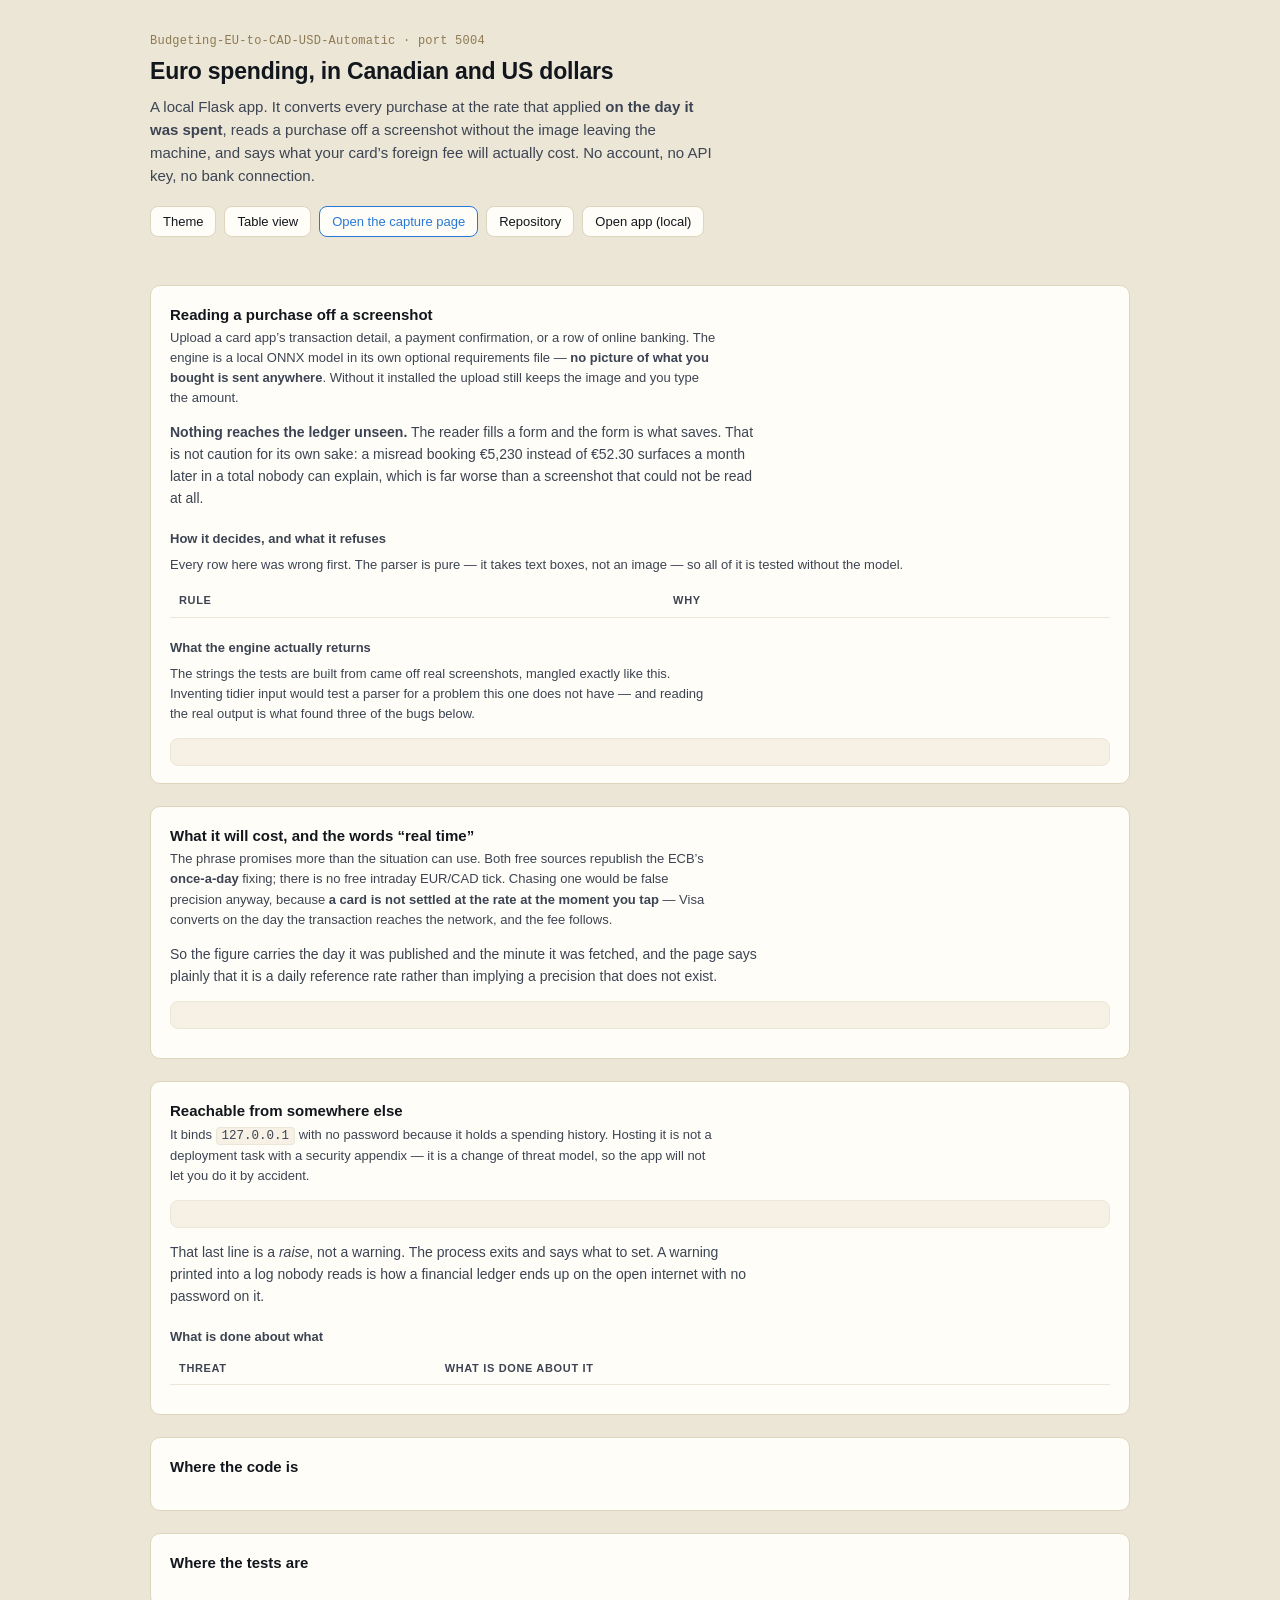
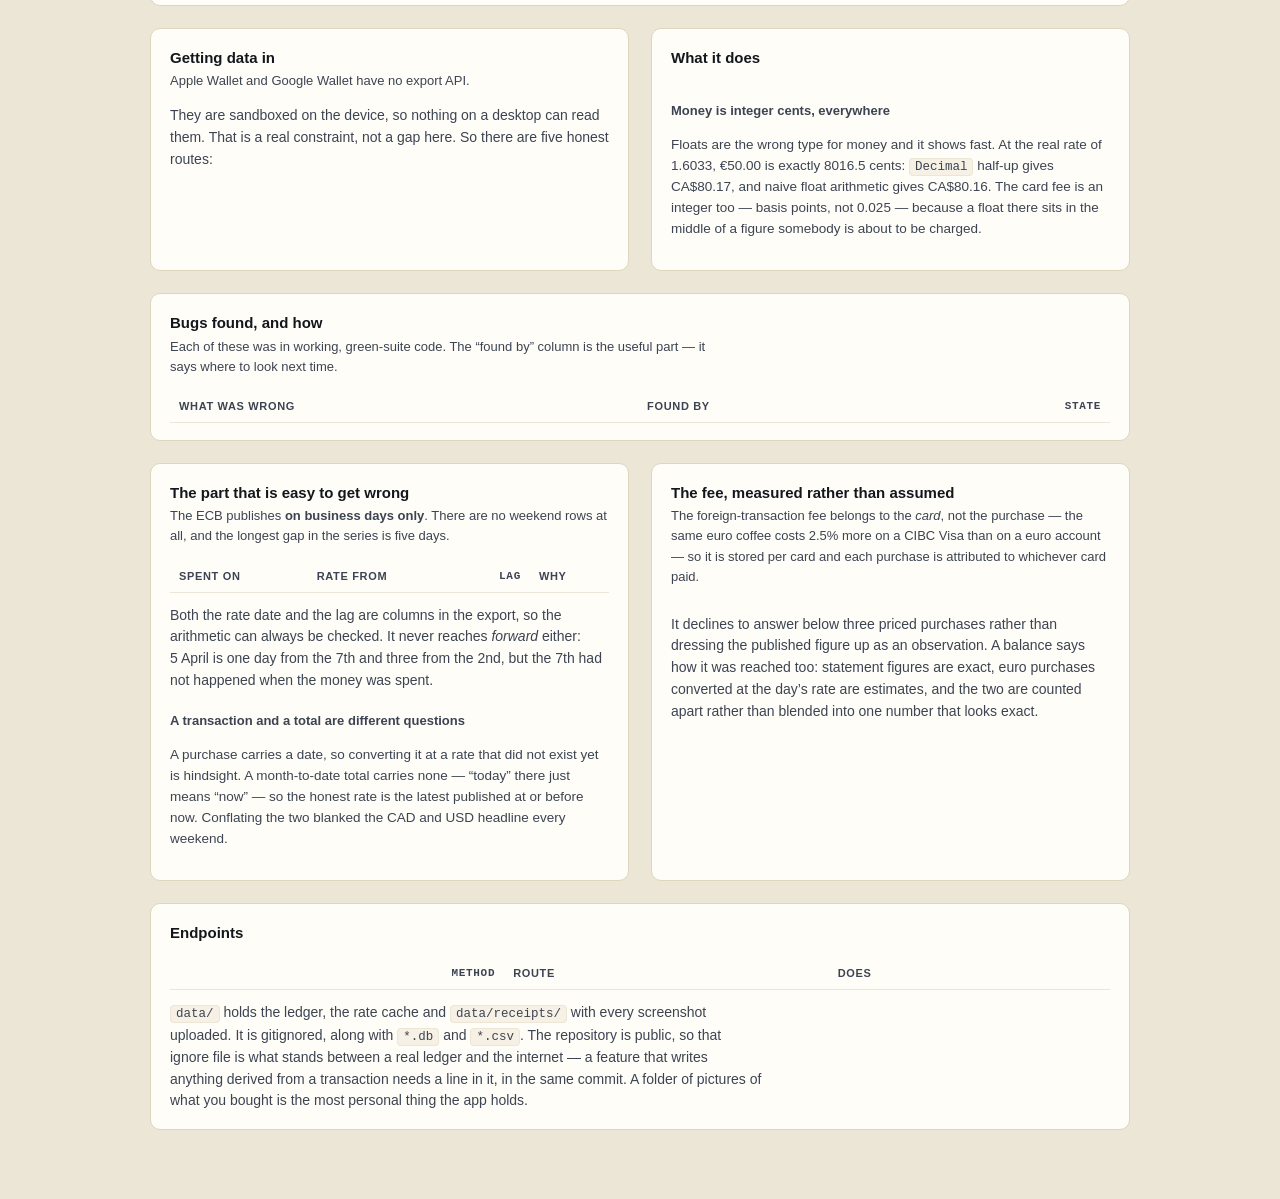
<file: docs/index.html>
<!DOCTYPE html>
<html lang="en">
<head>
<meta charset="utf-8">
<meta name="viewport" content="width=device-width, initial-scale=1">
<title>Wallet — euro spending in CAD and USD — overview</title>
<meta name="description" content="A local Flask app that converts euro spending at the rate that applied on the day it was spent, reads a purchase off a screenshot without the image leaving the machine, and measures what a card's foreign transaction fee actually costs.">
<meta property="og:title" content="Wallet — euro spending in Canadian and US dollars">
<!-- No count in here. A figure typed into a meta tag is one nothing on the
     page derives, so it is the first thing to go stale -- this one named a
     test count the suite had passed twice over. -->
<meta property="og:description" content="Fully covered by tests. Reads a purchase off a screenshot locally, without the image leaving the machine, and never records one unseen.">
<meta property="og:type" content="website">
<style>
/* The warm surface this family of pages uses. The marks on top come from the
 * validated palette and were re-run against *this* surface, because contrast
 * only means anything against the colour the chart actually sits on:
 *
 *   series  #2a78d6  on #fffdf7   all five checks PASS (light)
 *   series  #3987e5  on #1a1a19   all five checks PASS (dark)
 *   good    #0ca30c  3.30:1
 *   warning #fab219  1.80:1  sub-3:1 BY DESIGN -> always icon + label
 *   crit    #d03b3b  4.72:1
 *
 * Run as a categorical set the status colours fail on #fab219, and are meant
 * to: status is not a categorical palette, and amber is legal only with a
 * glyph and a word beside it. Every use of it here has both.
 *
 * Dark is a selected set stepped for the dark surface, not an inversion. */
.viz-root {
  color-scheme: light;
  --plane:     #ece6d6;
  --surface:   #fffdf7;
  --ink:       #12161d;
  --ink-2:     #3c4453;
  --ink-muted: #8d7a52;
  --grid:      #ece6d6;
  --ring:      #ded5bf;
  --code-bg:   #f6f1e4;
  --series:    #2a78d6;
  --track:     #ece6d6;
  --good:      #0ca30c;
  --warning:   #fab219;
  --critical:  #d03b3b;
}
@media (prefers-color-scheme: dark) {
  :root:where(:not([data-theme="light"])) .viz-root {
    color-scheme: dark;
    --plane: #0d0d0d; --surface: #1a1a19;
    --ink: #ffffff; --ink-2: #c3c2b7; --ink-muted: #898781;
    --grid: #2c2c2a; --ring: #383835; --code-bg: #21201e;
    --series: #3987e5; --track: #2c2c2a;
  }
}
:root[data-theme="dark"] .viz-root {
  color-scheme: dark;
  --plane: #0d0d0d; --surface: #1a1a19;
  --ink: #ffffff; --ink-2: #c3c2b7; --ink-muted: #898781;
  --grid: #2c2c2a; --ring: #383835; --code-bg: #21201e;
  --series: #3987e5; --track: #2c2c2a;
}

* { box-sizing: border-box; }
html, body { margin: 0; }
.viz-root {
  --text: -apple-system, BlinkMacSystemFont, "Segoe UI", Helvetica, Arial, sans-serif;
  --mono: ui-monospace, SFMono-Regular, Menlo, monospace;
  padding: 34px 24px 44px;
  font: 15px/1.55 var(--text);
  background: var(--plane); color: var(--ink);
  min-height: 100vh;
}
main { max-width: 980px; margin: 0 auto; }

.crumb {
  margin: 0 0 6px; font: 400 12px var(--mono); color: var(--ink-muted);
  letter-spacing: .02em;
}
h1 { font-size: 23px; margin: 0 0 5px; letter-spacing: -0.2px; }
.lede { color: var(--ink-2); margin: 0; font-size: 15px; max-width: 68ch; }
.head { display: flex; justify-content: space-between; align-items: flex-start; gap: 18px; flex-wrap: wrap; }
.controls { display: flex; gap: 8px; flex-wrap: wrap; }
button, .btn {
  font: 400 13px var(--text); cursor: pointer; text-decoration: none;
  display: inline-block;
  background: var(--surface); color: var(--ink);
  border: 1px solid var(--ring); border-radius: 8px; padding: 7px 12px;
}
button:hover, .btn:hover { border-color: var(--ink-muted); }
button[aria-pressed="true"] { border-color: var(--series); color: var(--series); }
/* The one action here that works from this page. Border and text in the
   series colour rather than a filled block: that is the pairing the palette
   was validated for, and it is already this page's idiom for a button that
   is on. */
.btn.primary { border-color: var(--series); color: var(--series); }

/* ------------------------------------------------------------ stat tiles */
/* A bare stat tile is the one form that ships without a hover layer: there is
 * no plot to interrogate, just the figure and what it counts. */
.tiles { display: grid; grid-template-columns: repeat(auto-fit, minmax(156px, 1fr)); gap: 12px; margin: 26px 0 10px; }
.tile { background: var(--surface); border: 1px solid var(--ring); border-radius: 10px; padding: 14px 16px; }
.tile .k { display: block; color: var(--ink-2); font-size: 11px; text-transform: uppercase; letter-spacing: .07em; }
.tile .v { display: block; margin-top: 3px; font: 600 27px/1.12 var(--text); font-variant-numeric: tabular-nums; }
.tile .n { display: block; margin-top: 2px; color: var(--ink-muted); font-size: 12px; }

.note { color: var(--ink-muted); font-size: 13px; max-width: 80ch; margin: 12px 0 0; }

/* ---------------------------------------------------------------- panels */
.panel { background: var(--surface); border: 1px solid var(--ring); border-radius: 10px; padding: 17px 19px; margin-top: 22px; }
.panel h2 { margin: 0 0 2px; font-size: 15px; }
.panel h3 { margin: 20px 0 6px; font-size: 13px; color: var(--ink-2); }
.panel .sub { margin: 0 0 14px; color: var(--ink-2); font-size: 13px; max-width: 76ch; }
.panel p { font-size: 14px; color: var(--ink-2); max-width: 76ch; }
.split { display: grid; grid-template-columns: repeat(auto-fit, minmax(330px, 1fr)); gap: 22px; }

/* Thin marks on a recessive track, 4px rounding on the data end only so the
 * mark stays anchored flat to the baseline it grows from. */
.bars { display: grid; gap: 9px; }
.bar { display: grid; grid-template-columns: 118px 1fr 92px; gap: 12px; align-items: center; }
.bar .lab { font: 400 12.5px var(--mono); color: var(--ink-2); }
.bar .rail { position: relative; height: 12px; background: var(--track); border-radius: 3px; }
.bar .fill { position: absolute; inset: 0 auto 0 0; background: var(--series); border-radius: 0 4px 4px 0; }
.bar .val { text-align: right; font: 500 12px var(--mono); font-variant-numeric: tabular-nums; color: var(--ink); }
.bar:hover .rail { outline: 2px solid var(--ring); outline-offset: 2px; }

/* ----------------------------------------------------------------- table */
table { width: 100%; border-collapse: collapse; }
caption { text-align: left; color: var(--ink-2); font-size: 13px; padding-bottom: 10px; }
th, td { text-align: left; padding: 7px 9px; border-bottom: 1px solid var(--grid); font-size: 13px; vertical-align: top; }
th { color: var(--ink-2); font-size: 11px; text-transform: uppercase; letter-spacing: .06em; }
td.num, th.num { text-align: right; font-family: var(--mono); font-variant-numeric: tabular-nums; }
td.mono { font-family: var(--mono); font-size: 12px; }
tr.total td { border-bottom: none; font-weight: 600; }
[hidden] { display: none !important; }

code { font-family: var(--mono); font-size: 12.5px; background: var(--code-bg); border: 1px solid var(--grid); border-radius: 4px; padding: 1px 5px; }
pre {
  background: var(--code-bg); border: 1px solid var(--grid); border-radius: 8px;
  padding: 13px 15px; overflow-x: auto;
  font: 12.5px/1.7 var(--mono); color: var(--ink); margin: 12px 0 0;
}

/* Numbered steps, reused from the previous version of this page. */
.flow { list-style: none; margin: 12px 0 0; padding: 0; display: grid; gap: 10px; }
.flow li { display: grid; grid-template-columns: 26px 1fr; gap: 10px; font-size: 13.5px; color: var(--ink-2); }
.step {
  font: 500 11px var(--mono); color: var(--series);
  border: 1px solid var(--ring); border-radius: 5px;
  text-align: center; padding: 1px 0; height: 20px;
}

/* Status. Never colour alone: each carries a glyph and a word, which is what
 * makes the sub-3:1 amber legal. */
.flag { display: inline-flex; align-items: center; gap: 5px; font-size: 12px;
        padding: 2px 8px; border: 1px solid var(--ring); border-radius: 999px;
        white-space: nowrap; }
.flag .g { font-family: var(--mono); font-size: 11px; }
.flag.good { color: var(--good); border-color: var(--good); }
.flag.warn { color: var(--warning); border-color: var(--warning); }
.flag.crit { color: var(--critical); border-color: var(--critical); }

.kv { display: grid; grid-template-columns: auto 1fr; gap: 5px 14px; font-size: 13px; margin-top: 10px; }
.kv dt { color: var(--ink-muted); font-family: var(--mono); font-size: 12px; white-space: nowrap; }
.kv dd { margin: 0; color: var(--ink-2); }

footer { margin-top: 28px; color: var(--ink-muted); font-size: 12.5px; max-width: 84ch; }
</style>
</head>

<body class="viz-root" data-palette="#2a78d6">
<main>

<div class="head">
  <div>
    <p class="crumb">Budgeting-EU-to-CAD-USD-Automatic &middot; port 5004</p>
    <h1>Euro spending, in Canadian and US dollars</h1>
    <p class="lede">
      A local Flask app. It converts every purchase at the rate that applied
      <strong>on the day it was spent</strong>, reads a purchase off a
      screenshot without the image leaving the machine, and says what your
      card&rsquo;s foreign fee will actually cost. No account, no API key, no
      bank connection.
    </p>
  </div>
  <div class="controls">
    <button id="themeBtn" type="button">Theme</button>
    <button id="tableBtn" type="button" aria-pressed="false">Table view</button>
    <!-- First, and the only one of the three that works from here: the
         capture page is a static file beside this one, so it opens on a
         phone with nothing installed and nothing running. -->
    <a class="btn primary" href="capture/"
       title="Photograph a purchase and record it, in the browser">Open the capture page</a>
    <a class="btn" href="https://github.com/luke-zhang-cs-py/Budgeting-EU-to-CAD-USD-Automatic">Repository</a>
    <a class="btn" id="localBtn" href="http://127.0.0.1:5004/"
       title="Only works on a machine that is running the app">Open app (local)</a>
  </div>
</div>

<!-- Filled from DATA below. Typed into the markup, these went stale the
     moment a test count moved: this page read 288 tests and 834 statements
     while the suite had 699 and 2,195. -->
<section class="tiles" id="tiles" aria-label="Headline figures"></section>
<p class="note" id="tilesNote"></p>

<!-- ===================================================== the screenshot -->
<section class="panel">
  <h2>Reading a purchase off a screenshot</h2>
  <p class="sub">
    Upload a card app&rsquo;s transaction detail, a payment confirmation, or a
    row of online banking. The engine is a local ONNX model in its own
    optional requirements file &mdash; <strong>no picture of what you bought
    is sent anywhere</strong>. Without it installed the upload still keeps the
    image and you type the amount.
  </p>

  <p>
    <strong>Nothing reaches the ledger unseen.</strong> The reader fills a
    form and the form is what saves. That is not caution for its own sake: a
    misread booking &euro;5,230 instead of &euro;52.30 surfaces a month later
    in a total nobody can explain, which is far worse than a screenshot that
    could not be read at all.
  </p>

  <h3>How it decides, and what it refuses</h3>
  <table>
    <caption>Every row here was wrong first. The parser is pure &mdash; it
      takes text boxes, not an image &mdash; so all of it is tested without
      the model.</caption>
    <thead><tr><th>Rule</th><th>Why</th></tr></thead>
    <tbody id="rulesBody"></tbody>
  </table>

  <h3>What the engine actually returns</h3>
  <p class="sub">
    The strings the tests are built from came off real screenshots, mangled
    exactly like this. Inventing tidier input would test a parser for a
    problem this one does not have &mdash; and reading the real output is
    what found three of the bugs below.
  </p>
  <pre id="ocrSample"></pre>
</section>

<!-- ========================================================== the rate -->
<section class="panel">
  <h2>What it will cost, and the words &ldquo;real time&rdquo;</h2>
  <p class="sub">
    The phrase promises more than the situation can use. Both free sources
    republish the ECB&rsquo;s <strong>once-a-day</strong> fixing; there is no
    free intraday EUR/CAD tick. Chasing one would be false precision anyway,
    because <strong>a card is not settled at the rate at the moment you
    tap</strong> &mdash; Visa converts on the day the transaction reaches the
    network, and the fee follows.
  </p>
  <p>
    So the figure carries the day it was published and the minute it was
    fetched, and the page says plainly that it is a daily reference rate
    rather than implying a precision that does not exist.
  </p>
  <pre id="estimateSample"></pre>
  <p class="note" id="validationNote"></p>
</section>

<!-- ======================================================= being hosted -->
<section class="panel">
  <h2>Reachable from somewhere else</h2>
  <p class="sub">
    It binds <code>127.0.0.1</code> with no password because it holds a
    spending history. Hosting it is not a deployment task with a security
    appendix &mdash; it is a change of threat model, so the app will not let
    you do it by accident.
  </p>
  <pre id="gateSample"></pre>
  <p>
    That last line is a <em>raise</em>, not a warning. The process exits and
    says what to set. A warning printed into a log nobody reads is how a
    financial ledger ends up on the open internet with no password on it.
  </p>

  <h3>What is done about what</h3>
  <table>
    <thead><tr><th>Threat</th><th>What is done about it</th></tr></thead>
    <tbody id="threatBody"></tbody>
  </table>

  <p class="note" id="restNote"></p>
</section>

<!-- ======================================================== the modules -->
<section class="panel" id="modulePanel">
  <h2>Where the code is</h2>
  <p class="sub" id="moduleSub"></p>
  <div class="bars" id="moduleBars"></div>
</section>

<section class="panel" id="testPanel">
  <h2>Where the tests are</h2>
  <p class="sub" id="testSub"></p>
  <div class="bars" id="testBars"></div>
</section>

<section class="panel" id="tablePanel" hidden>
  <h2>The same figures as a table</h2>
  <table>
    <caption>Every module with its size, statements, coverage and
      responsibility.</caption>
    <thead>
      <tr>
        <th scope="col">Module</th><th scope="col" class="num">Lines</th>
        <th scope="col" class="num">Statements</th>
        <th scope="col" class="num">Cover</th>
        <th scope="col">Responsibility</th>
      </tr>
    </thead>
    <tbody id="tableBody"></tbody>
  </table>
</section>

<!-- ======================================================= how it runs -->
<div class="split">
  <section class="panel">
    <h2>Getting data in</h2>
    <p class="sub">Apple Wallet and Google Wallet have no export API.</p>
    <p>
      They are sandboxed on the device, so nothing on a desktop can read them.
      That is a real constraint, not a gap here. So there are five honest
      routes:
    </p>
    <ol class="flow" id="routesIn"></ol>
    <p class="note" id="cibcNote"></p>
  </section>

  <section class="panel">
    <h2>What it does</h2>
    <ul class="flow" id="doesList" style="gap:8px"></ul>
    <h3>Money is integer cents, everywhere</h3>
    <p style="font-size:13.5px">
      Floats are the wrong type for money and it shows fast. At the real rate
      of 1.6033, &euro;50.00 is exactly 8016.5 cents: <code>Decimal</code>
      half-up gives CA$80.17, and naive float arithmetic gives CA$80.16. The
      card fee is an integer too &mdash; basis points, not 0.025 &mdash;
      because a float there sits in the middle of a figure somebody is about
      to be charged.
    </p>
  </section>
</div>

<!-- ============================================================= bugs -->
<section class="panel">
  <h2>Bugs found, and how</h2>
  <p class="sub">
    Each of these was in working, green-suite code. The &ldquo;found by&rdquo;
    column is the useful part &mdash; it says where to look next time.
  </p>
  <table>
    <thead><tr><th>What was wrong</th><th>Found by</th><th class="num">State</th></tr></thead>
    <tbody id="bugBody"></tbody>
  </table>
</section>

<div class="split">
  <section class="panel">
    <h2>The part that is easy to get wrong</h2>
    <p class="sub">
      The ECB publishes <strong>on business days only</strong>. There are no
      weekend rows at all, and the longest gap in the series is five days.
    </p>
    <table>
      <thead><tr><th>Spent on</th><th>Rate from</th><th class="num">Lag</th><th>Why</th></tr></thead>
      <tbody id="gapBody"></tbody>
    </table>
    <p class="note">
      Both the rate date and the lag are columns in the export, so the
      arithmetic can always be checked. It never reaches <em>forward</em>
      either: 5&nbsp;April is one day from the 7th and three from the 2nd, but
      the 7th had not happened when the money was spent.
    </p>
    <h3>A transaction and a total are different questions</h3>
    <p style="font-size:13.5px">
      A purchase carries a date, so converting it at a rate that did not exist
      yet is hindsight. A month-to-date total carries none &mdash;
      &ldquo;today&rdquo; there just means &ldquo;now&rdquo; &mdash; so the
      honest rate is the latest published at or before now. Conflating the two
      blanked the CAD and USD headline every weekend.
    </p>
  </section>

  <section class="panel">
    <h2>The fee, measured rather than assumed</h2>
    <p class="sub">
      The foreign-transaction fee belongs to the <em>card</em>, not the
      purchase &mdash; the same euro coffee costs 2.5% more on a CIBC Visa
      than on a euro account &mdash; so it is stored per card and each
      purchase is attributed to whichever card paid.
    </p>
    <dl class="kv" id="feeKv"></dl>
    <p class="note">
      It declines to answer below three priced purchases rather than dressing
      the published figure up as an observation. A balance says how it was
      reached too: statement figures are exact, euro purchases converted at
      the day&rsquo;s rate are estimates, and the two are counted apart rather
      than blended into one number that looks exact.
    </p>
  </section>
</div>

<!-- ======================================================== endpoints -->
<section class="panel">
  <h2>Endpoints</h2>
  <p class="sub" id="routeSub"></p>
  <table>
    <thead><tr><th class="num">Method</th><th>Route</th><th>Does</th></tr></thead>
    <tbody id="routeBody"></tbody>
  </table>
  <p class="note">
    <code>data/</code> holds the ledger, the rate cache and
    <code>data/receipts/</code> with every screenshot uploaded. It is
    gitignored, along with <code>*.db</code> and <code>*.csv</code>. The
    repository is public, so that ignore file is what stands between a real
    ledger and the internet &mdash; a feature that writes anything derived
    from a transaction needs a line in it, in the same commit. A folder of
    pictures of what you bought is the most personal thing the app holds.
  </p>
</section>

<footer>
  <p id="footNote"></p>
</footer>

</main>

<script>
'use strict';

/* Every number on this page is read from here, so the tiles, the charts and
 * the table cannot drift apart. The previous version had its headline figures
 * typed into the markup, and by the time anybody looked they were wrong by
 * 411 tests and 1,361 statements.
 *
 * Measured 9 September 2026 with `pytest -q --cov=. --cov-report=term` and
 * `wc -l` in the repository. Not estimated. */

var MODULES = [
  { name: 'app.py',       lines: 931, stmts: 451, missed:  0, does: 'the web front end; 37 routes in 18 small groups' },
  { name: 'receipts.py',  lines: 482, stmts: 202, missed:  0, does: 'turns OCR text boxes into a purchase — pure, no engine' },
  { name: 'ledger.py',    lines: 469, stmts: 188, missed:  0, does: 'transactions, the duplicate rule, recurring detection' },
  { name: 'cards.py',     lines: 406, stmts: 164, missed:  0, does: 'cards, their fees in basis points, and their balances' },
  { name: 'importers.py', lines: 374, stmts: 160, missed:  0, does: 'reads a statement in whatever shape it arrives' },
  { name: 'fxrates.py',   lines: 300, stmts: 148, missed:  0, does: 'ECB history, cached; the business-day lookback' },
  { name: 'sources.py',   lines: 303, stmts: 125, missed:  0, does: 'the watched folder, and what it has already read' },
  { name: 'goals.py',     lines: 235, stmts: 104, missed:  0, does: 'goals, derived from what the caps left over' },
  { name: 'layout.py',    lines: 266, stmts: 100, missed:  0, does: 'works out which column of a CSV is which' },
  { name: 'auth.py',      lines: 320, stmts:  99, missed:  0, does: 'the password, the session, the CSRF token, the headers' },
  { name: 'budgets.py',   lines: 210, stmts:  80, missed:  0, does: 'a monthly cap per category, and pace against it' },
  { name: 'fxlive.py',    lines: 173, stmts:  75, missed:  0, does: 'the latest published rate, fetched on demand' },
  { name: 'ofx.py',       lines: 212, stmts:  74, missed:  0, does: 'OFX/QFX, both dialects — the bank’s own rate' },
  { name: 'trends.py',    lines: 201, stmts:  72, missed:  0, does: 'each category against its own average, with drilldown' },
  { name: 'money.py',     lines: 166, stmts:  61, missed:  0, does: 'integer cents; the one parser and the one formatter' },
  { name: 'ocr.py',       lines: 152, stmts:  54, missed:  0, does: 'image to text boxes; the optional engine sits behind it' },
  { name: 'fxcost.py',    lines: 176, stmts:  49, missed:  0, does: 'what a conversion cost, and what the next will cost' },
  { name: 'upcoming.py',  lines: 160, stmts:  45, missed:  0, does: 'subscriptions: due, landed, lapsed, and price rises' },
  { name: 'export.py',    lines: 133, stmts:  40, missed:  0, does: 'the CSV, and whether it adds up to the ledger' },
  { name: 'db.py',        lines: 249, stmts:  39, missed:  0, does: 'six tables, and the additive migration' },
  { name: 'fetch.py',     lines:  52, stmts:  16, missed:  0, does: 'one way to get bytes: urllib, then curl' },
  { name: 'paths.py',     lines:  38, stmts:   7, missed:  0, does: 'where the data lives — one decision, one place' },
  { name: 'wsgi.py',      lines:  40, stmts:   5, missed:  0, does: 'the entry point a real server uses; not the dev one' }
];

var TESTS = [
  { file: 'test_receipts.py',          n: 87, of: 'the screenshot parser, built from real engine output' },
  { file: 'test_auth.py',              n: 60, of: 'the refusals: no password, no token, no session' },
  { file: 'test_app_finance.py',       n: 55, of: 'routes for screenshots, rates, cards and planning' },
  { file: 'test_cibc.py',              n: 54, of: 'the headerless CIBC exports, all three layouts' },
  { file: 'test_cards.py',             n: 53, of: 'fees, balances, and the exact-vs-estimated split' },
  { file: 'test_planning.py',          n: 49, of: 'trends, subscriptions and goals' },
  { file: 'test_app.py',               n: 41, of: 'the original HTTP surface' },
  { file: 'test_rate_date.py',         n: 40, of: 'weekends, Easter, Christmas, and the lookback' },
  { file: 'test_edges.py',             n: 39, of: 'the network ladder and malformed rate files' },
  { file: 'test_frontend.py',          n: 37, of: 'escaping, dead ids and the type scale, over both bundles' },
  { file: 'test_money.py',             n: 37, of: 'both decimal conventions, and never a silent zero' },
  { file: 'test_ofx.py',               n: 37, of: 'both OFX dialects and the disclosed rate' },
  { file: 'test_ledger.py',            n: 33, of: 'the duplicate rule and recurring detection' },
  { file: 'test_sources.py',           n: 28, of: 'the watched folder, and never importing twice' },
  { file: 'test_fxlive.py',            n: 26, of: 'two rate sources, and refusing an implausible one' },
  { file: 'test_importers.py',         n: 26, of: 'statements in whatever shape they arrive' },
  { file: 'test_structure.py',         n: 23, of: 'the smells, guarded structurally' },
  { file: 'test_budgets.py',           n: 21, of: 'caps, pace and the month boundary' },
  { file: 'test_fxrates.py',           n: 17, of: 'the ECB history and its cache' },
  { file: 'test_export.py',            n: 14, of: 'the file, and whether it reconciles' },
  { file: 'test_ocr.py',               n: 14, of: 'the engine wrapper, and life without it' },
  { file: 'test_published_figures.py', n: 10, of: 'the numbers on this page, against the measurement' },
  { file: 'test_deployment.py',        n:  7, of: 'that the two host configs agree with the Dockerfile and the app' },
  { file: 'test_shared_rules.py',      n:  5, of: 'the parser in both languages, against one shared fixture' }
];

/* Authored prose with intentional markup, kept out of esc() deliberately --
 * see drawRules and drawBugs, which say so. Nothing here comes from a user. */
var RULES = [
  ['The <b>tallest</b> text is the amount',
   'Whoever designed that screen made the figure large because it is the one you opened it to see. Position is a much weaker clue. Every other candidate is still offered, ranked.'],
  ['<code>2026</code>, <code>14:32</code>, <code>4417</code> and <code>1.64321</code> are not amounts',
   'A run of digits is money only with a currency marker or a two-decimal tail. Without that rule the year becomes a very large purchase, and the exchange rate becomes another one.'],
  ['<code>$</code> is left unresolved',
   'On a CIBC statement it is Canadian and on a US receipt it is not, and nothing in a screenshot settles it. Guessing is silently wrong on exactly the transactions this app exists to get right.'],
  ['<code>07/09/2026</code> is reported as unsettled',
   'The 7th of September to half the world and the 9th of July to the other half. Both readings are offered; neither is picked.'],
  ['A disclosed rate wins',
   '<code>Foreign currency 52.30 EUR @ 1.64321</code> is the bank stating what it actually did &mdash; and 52.30 &times; 1.64321 is exactly the CA$85.94 it billed.'],
  ['<code>&bull;&bull;4417</code> is matched to a card',
   'So the right foreign fee applies. Two cards sharing a mask match neither, because attributing a purchase to the wrong card puts the wrong fee on it.']
];

var BUGS = [
  ['The date was never found',
   'There is no <code>\\b</code> between the &ldquo;6&rdquo; and the &ldquo;a&rdquo; in <code>8September2026at14:32</code> &mdash; both are word characters. The engine eats spaces, so this was the common case, not an edge one.',
   'Running the parser on real engine output', 'fixed'],
  ['The card was never found',
   'The engine renders <code>&bull;&bull;4417</code> as a single <code>*</code>, and the mask pattern required two.',
   'The same run', 'fixed'],
  ['A euro purchase reported a conversion of itself',
   'The only amount on screen is <code>-52,30 EUR</code>; the extractor found it and called it a foreign original &mdash; which invites comparing an amount against itself and yields a confident zero-cost conversion that never happened.',
   'Reading the output', 'fixed'],
  ['A balance summed a signed and an unsigned figure',
   '<code>amount_eur</code> is negative for an expense; <code>charged_minor</code> is stored as a magnitude. An exact row contributed +8594 and an estimated one &minus;572, so the balance added two purchases as though one were a refund.',
   'A test asserting the sign', 'fixed'],
  ['A price rise hid the subscription',
   'Requiring every month within tolerance of one mean threw away exactly the case worth flagging &mdash; a 9.99 that became 14.99. It now accepts one price then another, with two sightings needed at each level.',
   'Reading what <code>recurring</code> returned', 'fixed'],
  ['Every frontend guard read one file by name',
   'So a second script escaped all of them and shipped a duplicate money formatter and a font size outside the type scale &mdash; both things those tests exist to catch.',
   'Adding <code>finance.js</code>', 'fixed'],
  ['An index on a column the migration adds',
   '<code>CREATE INDEX</code> in the schema runs before the migration, so every database made before cards existed failed to open.',
   'Two migration tests going red', 'fixed'],
  ['Two branches that could never run',
   'Both guarded a case the line above had already returned on. Deleted rather than tested &mdash; an unreachable branch reads as a case somebody thought about.',
   'Chasing the last 1% of coverage', 'removed']
];

var GAPS = [
  ['Tue 8 Sep 2026', '8 Sep', 0, 'an ordinary weekday'],
  ['Sun 6 Sep 2026', '4 Sep', 2, 'weekend — no rate exists'],
  ['Sun 5 Apr 2026', '2 Apr', 3, 'Easter, the longest gap'],
  ['Fri 26 Dec 2025', '24 Dec', 2, 'Christmas holiday']
];

var ROUTES_IN = [
  'Snap a screenshot of the purchase. Read locally, shown for you to correct, saved only when you say so.',
  'Point <code>WALLET_INBOX</code> at a folder your phone syncs. A bank export dropped there imports itself, and never twice.',
  'Prefer the <code>.qfx</code> over the CSV: it carries the bank&rsquo;s own id, the currency and the exact rate it used.',
  'Import a CSV by hand. The importer assumes no format &mdash; it sniffs the delimiter and infers the columns, even headerless.',
  'Type it in, for cash and anything the export missed.'
];

var DOES = [
  '<strong>Converts</strong> every purchase to CAD and USD at its own transaction-date rate.',
  '<strong>Reads a screenshot</strong> of a purchase, locally, and asks before recording anything.',
  '<strong>Estimates</strong> what a euro amount will bill on a given card, at today&rsquo;s published rate.',
  '<strong>Tracks cards</strong>, each with its own currency, fee and balance.',
  '<strong>Budgets</strong> a monthly cap per category, with spent, remaining and over-pace.',
  '<strong>Detects duplicates</strong>, so re-importing an overlapping statement is safe.',
  '<strong>Flags subscriptions</strong> &mdash; and says when one has quietly got dearer, with the yearly cost.',
  '<strong>Compares each category with its own average</strong>, not with a budget, which is what catches a slow creep.',
  '<strong>Tracks goals</strong> against what your own caps actually left over.',
  '<strong>Reconciles</strong>: the exported rows are checked to sum to the ledger.'
];

var ROUTES = [
  ['POST', '/api/receipt/read', 'read a screenshot — records nothing'],
  ['POST', '/api/receipt/save', 'record the purchase you confirmed'],
  ['GET', '/receipt/&lt;name&gt;', 'a stored screenshot, by its content digest'],
  ['GET', '/api/rate/live', 'the latest published rate, fetched now'],
  ['POST', '/api/rate/estimate', 'what an amount would bill on a card'],
  ['GET POST', '/api/cards', 'cards and their balances'],
  ['POST DELETE', '/api/cards/&lt;id&gt;', 'correct or remove one'],
  ['GET', '/api/cards/&lt;id&gt;/measured', 'the fee its own rows actually show'],
  ['POST', '/api/transaction/&lt;id&gt;/card', 'say which card paid'],
  ['GET', '/api/trends', 'month by month, and this month’s movers'],
  ['GET', '/api/trends/&lt;category&gt;', 'the purchases behind one figure'],
  ['GET', '/api/subscriptions', 'what is due, what landed, what got dearer'],
  ['GET POST', '/api/goals', 'goals, and what the month contributed'],
  ['DELETE', '/api/goals/&lt;id&gt;', 'remove one'],
  ['GET', '/api/overview', 'totals, budgets, trend, recurring, rate coverage'],
  ['GET', '/api/transactions', 'rows, filtered by month / category / search'],
  ['POST', '/api/transaction', 'add one by hand'],
  ['POST', '/api/import/preview', 'what a file would do, saving nothing'],
  ['POST', '/api/import/commit', 'actually import it'],
  ['GET', '/api/sources', 'the watched folder, and what it has read'],
  ['GET', '/export/transactions.csv', 'the file'],
  ['GET', '/api/reconciles', 'does the file add up to the ledger']
];

var FEE = [
  ['published', 'CIBC’s own figure, 250 basis points — a default to be corrected, not a fact'],
  ['measured', '2.39–2.49% across real statements, because Visa converts at its own rate rather than the ECB’s'],
  ['stored as', 'an integer, per card — a fee held as 0.025 puts a float in the middle of a figure somebody is about to be charged'],
  ['a card with none', '0 is a real answer, not a missing one']
];

var THREATS = [
  ['Guessing the password',
   'scrypt, then three free attempts and a refusal window doubling to a capped fifteen minutes. <b>Refused, not slept</b> &mdash; sleeping in a login handler lets an attacker exhaust the workers for free, which turns a guessing defence into a denial of service. A test asserts <code>time.sleep</code> does not appear.'],
  ['A forged request from another site',
   'A session token that must come back in a header, on all 19 state-changing routes. <code>SameSite=Lax</code> too, but as a second lock: three of those routes take multipart uploads, which a plain cross-origin form can send with no preflight to stop it.'],
  ['A route somebody forgot to protect',
   'Everything needs a session except four named endpoints, and the test walks the real routing table rather than a list. A route added next year is closed because nobody opted it out.'],
  ['Learning something from a failed login',
   'One reply, byte for byte, however the guess was wrong. A test collects the bodies for four kinds of wrong password and asserts the set has one element.'],
  ['Being sent somewhere else after signing in',
   'The <code>?next=</code> parameter is refused unless it is a plain local path. <code>//evil.example</code> is the case that catches people: it looks like a path and is protocol-relative.'],
  ['A stolen cookie',
   '<code>HttpOnly</code>, <code>Secure</code> once public, and a fortnight&rsquo;s lifetime. Both flags are conditional on the host, because <code>Secure</code> on a loopback run means the cookie is never sent at all.'],
  ['Losing the data on the next deploy',
   'The likeliest way to lose it, and not a security problem at all. Most platforms hand each deploy a fresh filesystem. The Dockerfile declares a volume and sets <code>WALLET_DATA</code> to it &mdash; attach something, and back it up.']
];

var RATE_HISTORY_DAYS = 7089;
var TABLES = 6;
var ROUTE_COUNT = 38;
var ROUTE_GROUPS = 18;
var TEST_LINES = 8524;

/* Which interpreter produced the statement counts above. It matters: coverage
 * counts a `with` block or a multi-line call differently between versions, so
 * the same unchanged file measures a different number of statements under a
 * different Python. The guard compares only when the running one is this one,
 * and skips with a reason otherwise -- which is why this line exists rather
 * than the check simply failing on a CI runner. */
var MEASURED_WITH = 'Python 3.14';

/* ------------------------------------------------------------- helpers */

function esc(s) {
  return String(s).replace(/[&<>"]/g, function (c) {
    return { '&': '&amp;', '<': '&lt;', '>': '&gt;', '"': '&quot;' }[c];
  });
}
function el(id) { return document.getElementById(id); }
function covered(m) { return m.stmts - m.missed; }
function coverage(m) { return Math.round(100 * covered(m) / m.stmts); }
function sum(list, field) {
  return list.reduce(function (n, item) { return n + field(item); }, 0);
}

var STMTS = sum(MODULES, function (m) { return m.stmts; });
var COVERED = sum(MODULES, covered);
var LINES = sum(MODULES, function (m) { return m.lines; });
var TEST_COUNT = sum(TESTS, function (t) { return t.n; });

/* ---------------------------------------------------------------- tiles */

function drawTiles() {
  var tiles = [
    ['Tests', TEST_COUNT.toLocaleString(),
     TESTS.length + ' files, ' + TEST_LINES.toLocaleString() + ' lines'],
    ['Coverage', Math.round(100 * COVERED / STMTS) + '%',
     COVERED.toLocaleString() + ' of ' + STMTS.toLocaleString() + ' statements'],
    ['Modules', MODULES.length,
     LINES.toLocaleString() + ' lines of source'],
    ['Endpoints', ROUTE_COUNT,
     ROUTE_GROUPS + ' groups, ' + TABLES + ' tables'],
    ['Rate history', RATE_HISTORY_DAYS.toLocaleString(),
     'business days, from 1999']
  ];
  el('tiles').innerHTML = tiles.map(function (t) {
    return '<div class="tile"><span class="k">' + esc(t[0]) +
      '</span><strong class="v">' + esc(t[1]) + '</strong>' +
      '<span class="n">' + esc(t[2]) + '</span></div>';
  }).join('');

  el('tilesNote').textContent =
    'There are more lines of test than of source — ' +
    TEST_LINES.toLocaleString() + ' against ' + LINES.toLocaleString() +
    ' — which is the ratio this project has settled at. The suite is not ' +
    'there for the percentage: every assertion in it is something that was ' +
    'got wrong first. The one exclusion from coverage is the ' +
    'if-name-is-main block, which starts a server and blocks, so no test can ' +
    'execute it; it is verified by running the app.';
}

/* --------------------------------------------------------------- charts */

function drawBars(id, rows, label, value, size, peak) {
  el(id).innerHTML = rows.map(function (row) {
    var width = (size(row) / peak * 100).toFixed(1);
    return '<div class="bar" title="' + esc(label(row) + ' — ' + value(row)) +
      '"><span class="lab">' + esc(label(row)) + '</span>' +
      '<span class="rail"><span class="fill" style="width:' + width +
      '%"></span></span>' +
      '<span class="val">' + esc(value(row)) + '</span></div>';
  }).join('');
}

/* Sorted here rather than relied on in the array. The caption says "largest
 * first" and the array happened to be in line-count order, so db.py (39
 * statements) sat above goals.py (104) under a caption saying it would not. */
function byStatements() {
  return MODULES.slice().sort(function (a, b) { return b.stmts - a.stmts; });
}

function drawModules() {
  var rows = byStatements();
  var peak = rows[0].stmts;
  el('moduleSub').textContent =
    'By executable statements, largest first. One measure, so one colour and ' +
    'no legend — the heading names it, and every bar is labelled directly. ' +
    'The widest is ' + rows[0].name + ' at ' + rows[0].stmts +
    ', and all ' + MODULES.length + ' are fully covered.';
  drawBars('moduleBars', rows,
           function (m) { return m.name; },
           function (m) { return m.stmts + ' · ' + coverage(m) + '%'; },
           function (m) { return m.stmts; }, peak);
}

function drawTests() {
  var peak = Math.max.apply(null, TESTS.map(function (t) { return t.n; }));
  var most = TESTS.reduce(function (a, b) { return b.n > a.n ? b : a; });
  el('testSub').textContent =
    'The heaviest file is ' + most.file + ' at ' + most.n + ' — ' + most.of +
    '. It needs no OCR engine to run, which is the whole reason the parser ' +
    'and the engine are separate modules.';
  drawBars('testBars', TESTS,
           function (t) { return t.file.replace('test_', '').replace('.py', ''); },
           function (t) { return String(t.n); },
           function (t) { return t.n; }, peak);
}

/* --------------------------------------------------------------- tables */

function drawTable() {
  /* Same order as the chart, so the two views of one dataset agree. */
  var rows = byStatements().map(function (m) {
    return '<tr><td class="mono">' + esc(m.name) + '</td>' +
      '<td class="num">' + m.lines + '</td>' +
      '<td class="num">' + m.stmts + '</td>' +
      '<td class="num">' + coverage(m) + '%</td>' +
      '<td>' + esc(m.does) + '</td></tr>';
  }).join('');
  el('tableBody').innerHTML = rows +
    '<tr class="total"><td>Total</td><td class="num">' +
    LINES.toLocaleString() + '</td><td class="num">' +
    STMTS.toLocaleString() + '</td><td class="num">' +
    Math.round(100 * COVERED / STMTS) + '%</td><td>&mdash;</td></tr>';
}

/* RULES, BUGS, ROUTES_IN and DOES are authored in this file and carry
 * intentional markup, so they are written through rather than escaped. No
 * value in any of them comes from a database, a bank file or a person. */
function drawRules() {
  el('rulesBody').innerHTML = RULES.map(function (r) {
    return '<tr><td>' + r[0] + '</td><td>' + r[1] + '</td></tr>';
  }).join('');
}

function drawBugs() {
  var flags = { fixed: ['good', '✓', 'fixed'],
                removed: ['good', '✓', 'removed'] };
  el('bugBody').innerHTML = BUGS.map(function (b) {
    var f = flags[b[3]];
    return '<tr><td><b>' + b[0] + '</b><br>' + b[1] + '</td>' +
      '<td>' + b[2] + '</td>' +
      '<td class="num"><span class="flag ' + f[0] + '"><span class="g">' +
      f[1] + '</span>' + esc(f[2]) + '</span></td></tr>';
  }).join('');
}

function drawGaps() {
  el('gapBody').innerHTML = GAPS.map(function (g) {
    return '<tr><td class="mono">' + esc(g[0]) + '</td>' +
      '<td class="mono">' + esc(g[1]) + '</td>' +
      '<td class="num">' + g[2] + '</td><td>' + esc(g[3]) + '</td></tr>';
  }).join('');
}

function drawFee() {
  el('feeKv').innerHTML = FEE.map(function (f) {
    return '<dt>' + esc(f[0]) + '</dt><dd>' + esc(f[1]) + '</dd>';
  }).join('');
}

function drawRoutesIn() {
  el('routesIn').innerHTML = ROUTES_IN.map(function (text, index) {
    var n = index + 1;
    return '<li><span class="step">' + (n < 10 ? '0' + n : n) +
      '</span><span>' + text + '</span></li>';
  }).join('');
  el('cibcNote').textContent =
    'There is no CIBC sync, and three routes to one were checked before ' +
    'accepting that: open banking has Royal Assent but no operational date, ' +
    'CIBC supports Web Connect only rather than OFX Direct Connect, and the ' +
    'aggregators that reach Canadian banks either need a commercial ' +
    'agreement or log in on your behalf, which breaches CIBC’s own terms.';
}

function drawDoes() {
  el('doesList').innerHTML = DOES.map(function (text) {
    return '<li><span class="step">&rarr;</span><span>' + text +
      '</span></li>';
  }).join('');
}

function drawRoutes() {
  el('routeSub').textContent =
    ROUTE_COUNT + ' routes in ' + ROUTE_GROUPS + ' registration groups, none ' +
    'over cyclomatic complexity 10 — as one function the factory measured 40. ' +
    'Loopback only, debug off. The newest are listed first.';
  el('routeBody').innerHTML = ROUTES.map(function (r) {
    return '<tr><td class="num mono">' + esc(r[0]) + '</td>' +
      '<td class="mono">' + r[1] + '</td><td>' + esc(r[2]) + '</td></tr>';
  }).join('');
}

function drawThreats() {
  /* Authored prose with intentional markup, like RULES and BUGS above. */
  el('threatBody').innerHTML = THREATS.map(function (t) {
    return '<tr><td><b>' + t[0] + '</b></td><td>' + t[1] + '</td></tr>';
  }).join('');

  el('gateSample').textContent = [
    "loopback, no password   ->  runs, no login.   What it has always done.",
    "loopback, password set  ->  runs, asks for it.",
    "anything else, no hash  ->  refuses to start, and says what to set."
  ].join('\n');

  el('restNote').textContent =
    'What it does not do: there is no encryption at rest. Anyone who can ' +
    'read the disk can read the database, so hosting this means trusting ' +
    'the host with the file. That is a real decision, and it is the reason ' +
    'the app still defaults to your own machine. There is also exactly one ' +
    'account — no registration, no reset, no email — because all ' +
    'of that is attack surface a single-user ledger has no use for.';
}

function drawSamples() {
  el('ocrSample').textContent = [
    "y=  80 h= 20 conf=0.81  'REWE SAGTDANKE'           <- the space is gone",
    "y= 188 h= 34 conf=0.83  '-52,30 EUR'               <- tallest: the amount",
    "y= 237 h= 14 conf=0.90  '8September2026at14:32'    <- runs into the time",
    "y= 305 h= 12 conf=0.84  'CIBC Dividend Visa *4417' <- two bullets, one star",
    "",
    "  amount    52.30 EUR       date  2026-09-08  (unambiguous)",
    "  merchant  REWE SAGTDANKE  card  CIBC Dividend Visa ..4417",
    "  needs     nothing - every field settled"
  ].join('\n');

  el('estimateSample').textContent = [
    "€52.30 at 1.6043            CA$83.90",
    "CIBC Dividend Visa, 2.50%    +CA$2.10",
    "you would be charged        CA$86.00      all-in rate 1.6444",
    "",
    "published 2026-09-09 · fetched 15:11 · a daily reference rate"
  ].join('\n');

  el('validationNote').textContent =
    'The model checks itself against a real statement: the ECB rate plus ' +
    '2.5% predicts CA$86.00 where CIBC actually billed CA$85.94, six cents ' +
    'apart. And the bank’s own disclosed rate reproduces its figure exactly ' +
    '— 52.30 × 1.64321 is CA$85.94 to the cent, which is what makes the ' +
    '.qfx worth preferring over the CSV.';
}

/* -------------------------------------------------------------- controls */

el('themeBtn').addEventListener('click', function () {
  var set = document.documentElement.getAttribute('data-theme');
  var dark = set ? set === 'dark'
    : window.matchMedia('(prefers-color-scheme: dark)').matches;
  document.documentElement.setAttribute('data-theme', dark ? 'light' : 'dark');
});

el('tableBtn').addEventListener('click', function () {
  var showTable = el('tablePanel').hidden;
  el('tablePanel').hidden = !showTable;
  el('modulePanel').hidden = showTable;
  el('testPanel').hidden = showTable;
  this.setAttribute('aria-pressed', String(showTable));
  this.textContent = showTable ? 'Chart view' : 'Table view';
});

el('footNote').textContent =
  'Figures measured on 12 September 2026 with pytest --cov and wc -l in the ' +
  'repository, not estimated. Everything here is read from one data block, ' +
  'so the tiles, the charts and the table cannot disagree — the previous ' +
  'version had them typed into the markup and they were wrong by 411 tests. ' +
  'The app itself is not hosted anywhere: it runs on 127.0.0.1:5004 on ' +
  'your own machine and keeps nothing outside it. This page is just the ' +
  'write-up.';

el('footNote').textContent += ' The statement counts were produced by ' +
  MEASURED_WITH + ': coverage counts statements differently between versions, so the
  figure is a property of the code and the interpreter together, and the check that
  guards it compares only like with like.';

drawTiles();
drawModules();
drawTests();
drawTable();
drawRules();
drawBugs();
drawGaps();
drawFee();
drawRoutesIn();
drawDoes();
drawRoutes();
drawThreats();
drawSamples();
</script>
</body>
</html>
</file>
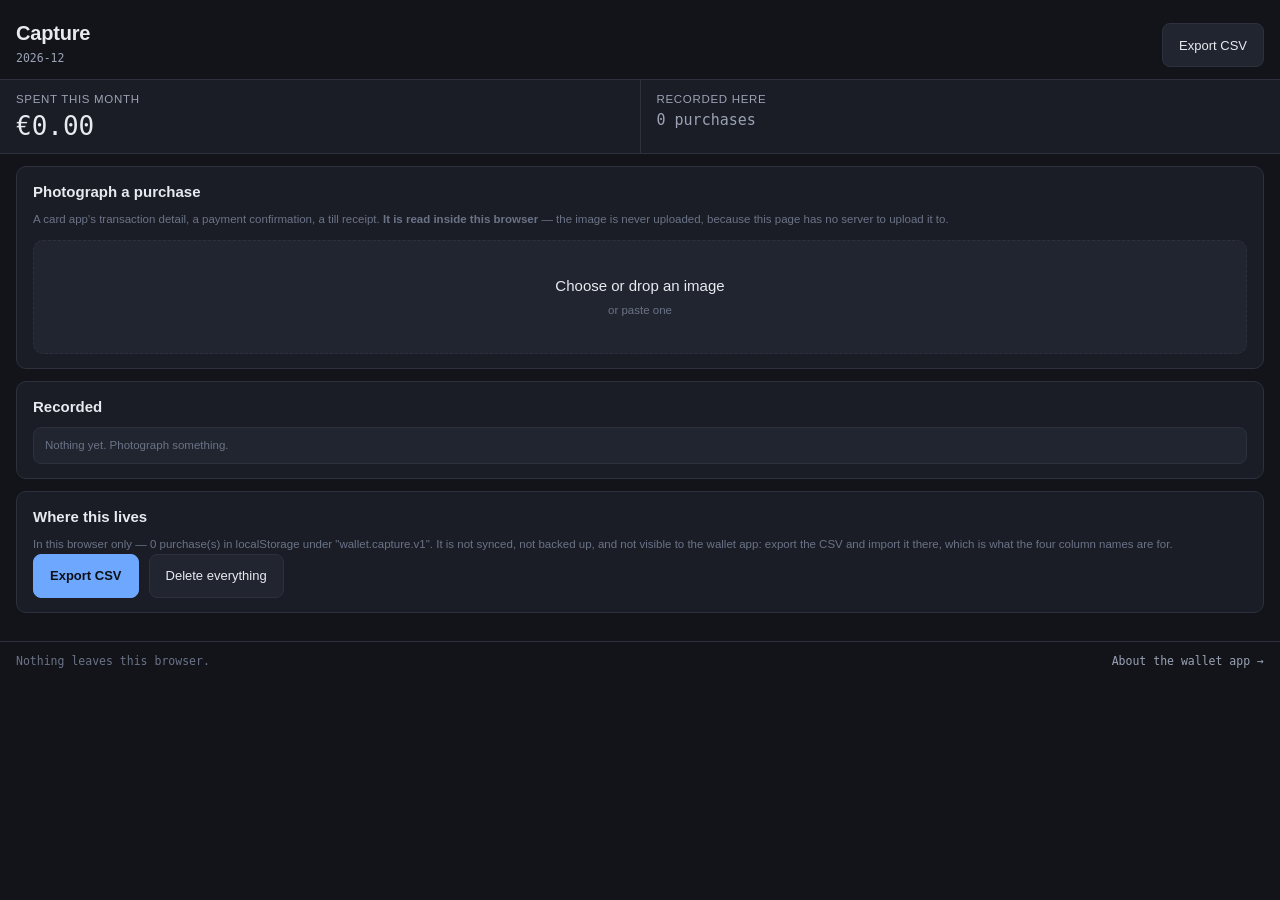
<file: docs/capture/index.html>
<!doctype html>
<html lang="en">
<head>
<meta charset="utf-8">
<meta name="viewport" content="width=device-width, initial-scale=1, viewport-fit=cover">
<meta name="theme-color" content="#12141a">
<meta name="mobile-web-app-capable" content="yes">
<meta name="robots" content="noindex, nofollow">
<title>Capture — photograph a purchase</title>

<!-- The reader is fetched from a CDN and runs in a worker, which is why
     script-src names jsdelivr and worker-src allows blob:. Everything else
     stays closed: there is no connect-src for a server, because there is no
     server -- nothing on this page can send your purchases anywhere. -->
<meta http-equiv="Content-Security-Policy" content="
  default-src 'none';
  script-src 'self' https://cdn.jsdelivr.net 'unsafe-eval';
  worker-src blob: https://cdn.jsdelivr.net;
  child-src blob:;
  style-src 'self' 'unsafe-inline';
  img-src 'self' data: blob:;
  connect-src https://cdn.jsdelivr.net data: blob:;
  base-uri 'none';
  form-action 'none';
  frame-ancestors 'none'">

<link rel="stylesheet" href="style.css">
</head>
<body>

<header class="top">
  <div>
    <h1>Capture</h1>
    <p class="sub" id="monthLabel">—</p>
  </div>
  <div class="acts">
    <button type="button" id="export" class="ghost">Export CSV</button>
  </div>
</header>

<section class="totals">
  <div class="total">
    <span class="label">Spent this month</span>
    <strong class="figure" id="spent">—</strong>
  </div>
  <div class="total">
    <span class="label">Recorded here</span>
    <strong class="figure small" id="count">—</strong>
  </div>
</section>

<p class="notice" id="notice" hidden></p>

<main>

<section class="card">
  <h2>Photograph a purchase</h2>
  <p class="hint">
    A card app's transaction detail, a payment confirmation, a till receipt.
    <strong>It is read inside this browser</strong> — the image is never
    uploaded, because this page has no server to upload it to.
  </p>

  <label class="drop" id="drop" for="file">
    <input type="file" id="file" accept="image/*" capture="environment">
    <span class="dropBig" id="dropBig">Choose or drop an image</span>
    <span class="dropSmall">or paste one</span>
  </label>

  <div class="progress" id="progress" hidden>
    <span class="bar"><span id="bar"></span></span>
    <span class="hint" id="progressNote"></span>
  </div>

  <!-- Pre-filled, so this is one look and one button -- but it is still a
       look. A misread that books 5,230 instead of 52.30 is found a month
       later in a total nobody can explain. -->
  <div id="reading" hidden>
    <div class="readingTop">
      <img id="shot" class="shot" alt="the image you chose">
      <div class="fields">
        <div class="needs" id="needs" hidden></div>
        <form id="saveForm">
          <div class="row">
            <label class="field">
              <span>Amount (EUR)</span>
              <input id="amount" inputmode="decimal" required>
            </label>
            <label class="field">
              <span>Date</span>
              <input id="date" type="date" required>
            </label>
          </div>
          <div class="row">
            <label class="field grow">
              <span>What was it</span>
              <input id="description" required autocomplete="off">
            </label>
            <label class="field">
              <span>Category</span>
              <input id="category" list="categories" placeholder="optional"
                     autocomplete="off">
            </label>
          </div>
          <div class="row actions">
            <button type="submit">Record it</button>
            <button type="button" class="ghost" id="discard">Discard</button>
          </div>
        </form>
        <p class="hint" id="candidates"></p>
      </div>
    </div>
  </div>
</section>

<section class="card">
  <div class="cardHead">
    <h2>Recorded</h2>
    <span class="hint" id="recentNote"></span>
  </div>
  <ul class="entries" id="entries"></ul>
</section>

<section class="card">
  <h2>Where this lives</h2>
  <p class="hint" id="storageNote"></p>
  <div class="row actions">
    <button type="button" id="export2">Export CSV</button>
    <button type="button" class="ghost" id="clear">Delete everything</button>
  </div>
</section>

</main>

<footer class="foot">
  <span>Nothing leaves this browser.</span>
  <span><a href="../">About the wallet app &rarr;</a></span>
</footer>

<datalist id="categories"></datalist>

<script src="rules.js"></script>
<script src="app.js"></script>
</body>
</html>
</file>
<file: docs/capture/style.css>
/* The capture page. Self-contained: it is a static file on GitHub Pages and
 * cannot reach the app's stylesheet, so the tokens are declared here. Same
 * scale and palette as the app, kept deliberately in step by eye -- there is
 * no build step to share them, and inventing one for two pages would cost
 * more than it saves.
 *
 * Sized for a thumb. This is opened on a phone, standing in a shop, and is
 * judged on the seconds between opening it and having recorded something --
 * so every control that gets tapped is at least 44px. */

:root {
  --bg: #12141a;
  --panel: #1a1d26;
  --panel-2: #21252f;
  --line: #2c313d;
  --ink: #e8eaf0;
  --ink-dim: #9aa2b4;
  --ink-faint: #6b7387;

  --accent: #6ea8fe;
  --good: #4bbd8a;
  --warn: #e8b04b;
  --bad: #e8695d;

  --text: -apple-system, BlinkMacSystemFont, "Segoe UI", Helvetica, Arial, sans-serif;
  --mono: ui-monospace, SFMono-Regular, Menlo, monospace;

  --t-small: 11.5px;
  --t-body: 13px;
  --t-mid: 15px;
  --t-big: 26px;
  --t-h1: 20px;
  --t-icon: 17px;

  --tap: 44px;
  --radius: 10px;
  --gap: 12px;
}

* { box-sizing: border-box; -webkit-tap-highlight-color: transparent; }
html, body { margin: 0; }

/* Any rule in this file that sets `display` beats the browser's own
   `[hidden] { display: none }`, because an author rule always beats a user
   agent one. `.progress` did exactly that: the empty progress track was
   drawn under the drop zone before any image was chosen, and setting
   `progress.hidden = true` after a read did nothing at all. This makes the
   attribute mean what it says whatever is declared below. */
[hidden] { display: none !important; }

body {
  background: var(--bg); color: var(--ink);
  font: 400 var(--t-body)/1.5 var(--text);
  -webkit-font-smoothing: antialiased;
  padding-bottom: env(safe-area-inset-bottom);
}

.top {
  display: flex; align-items: flex-end; justify-content: space-between;
  gap: var(--gap); padding: 18px 16px 12px;
  border-bottom: 1px solid var(--line);
}
h1 { margin: 0; font-size: var(--t-h1); font-weight: 600; letter-spacing: -0.2px; }
.sub { margin: 2px 0 0; color: var(--ink-dim); font-size: var(--t-small); font-family: var(--mono); }
.acts { display: flex; gap: 8px; }

.totals {
  display: grid; grid-template-columns: repeat(auto-fit, minmax(150px, 1fr));
  gap: 1px; background: var(--line); border-bottom: 1px solid var(--line);
}
.total { background: var(--panel); padding: 11px 16px; }
.total .label {
  display: block; color: var(--ink-dim); font-size: var(--t-small);
  text-transform: uppercase; letter-spacing: 0.06em;
}
.figure {
  display: block; margin-top: 2px;
  font: 500 var(--t-big)/1.2 var(--mono); font-variant-numeric: tabular-nums;
}
.figure.small { font-size: var(--t-mid); color: var(--ink-dim); }

main { padding: var(--gap) 16px 28px; display: grid; gap: var(--gap); }

.card {
  background: var(--panel); border: 1px solid var(--line);
  border-radius: var(--radius); padding: 14px 16px;
}
.card h2 { margin: 0 0 8px; font-size: var(--t-mid); font-weight: 600; }
.cardHead { display: flex; align-items: center; justify-content: space-between; gap: 10px; margin-bottom: 8px; }
.cardHead h2 { margin: 0; }
.hint { margin: 8px 0 0; color: var(--ink-faint); font-size: var(--t-small); }

/* ------------------------------------------------------------ the target */
/* Large on purpose: it is the one action on the page, so it should not look
 * like a form field. */
.drop {
  display: grid; place-items: center; gap: 4px;
  margin-top: 12px; padding: 34px 20px; cursor: pointer; text-align: center;
  background: var(--panel-2); border: 1px dashed var(--line);
  border-radius: var(--radius);
}
.drop:hover, .drop.over { border-color: var(--accent); }
.drop input[type="file"] {
  /* Hidden but reachable: the label wraps it, so a tap or a keyboard
   * activation still opens the picker and it stays in the tab order. */
  position: absolute; width: 1px; height: 1px; opacity: 0;
}
.dropBig { font-size: var(--t-mid); color: var(--ink); }
.dropSmall { color: var(--ink-faint); font-size: var(--t-small); }

.progress { display: grid; gap: 5px; margin-top: 12px; }
.progress .bar { display: block; height: 5px; background: var(--panel-2); border-radius: 3px; overflow: hidden; }
.progress .bar > span { display: block; height: 100%; width: 0; background: var(--accent); transition: width .2s; }

/* ----------------------------------------------------------- the reading */
.readingTop { display: grid; grid-template-columns: auto 1fr; gap: 14px; align-items: start; margin-top: 14px; }
.fields { min-width: 0; }
@media (max-width: 700px) { .readingTop { grid-template-columns: 1fr; } }

.shot { display: block; max-width: 190px; max-height: 260px; border: 1px solid var(--line); border-radius: 8px; }

.needs {
  margin: 0 0 12px; padding: 9px 12px;
  background: #2a2118; border: 1px solid var(--line); border-radius: 7px;
  color: var(--warn); font-size: var(--t-small);
}
.needs p { margin: 0 0 4px; }
.needs p:last-child { margin-bottom: 0; }

.row { display: flex; gap: 10px; align-items: flex-end; flex-wrap: wrap; margin-bottom: 10px; }
.row.actions { margin-bottom: 0; }
.field { display: flex; flex-direction: column; gap: 4px; min-width: 120px; }
.field.grow { flex: 1 1 200px; }
.field > span {
  color: var(--ink-dim); font-size: var(--t-small);
  text-transform: uppercase; letter-spacing: 0.05em;
}
input {
  min-height: var(--tap); font: 400 var(--t-body) var(--text);
  background: var(--panel-2); color: var(--ink);
  border: 1px solid var(--line); border-radius: 8px; padding: 8px 10px;
}
input[type="date"] { font-family: var(--mono); font-variant-numeric: tabular-nums; }
input:focus { outline: 2px solid var(--accent); outline-offset: -1px; }

button {
  min-height: var(--tap); padding: 10px 16px; cursor: pointer;
  background: var(--accent); border: 1px solid var(--accent); color: #0d1017;
  border-radius: 8px; font: 600 var(--t-body) var(--text);
}
button.ghost { background: var(--panel-2); border-color: var(--line); color: var(--ink); font-weight: 400; }
button:hover { filter: brightness(1.08); }

.linky {
  min-height: 0; padding: 0; background: none; border: none;
  color: var(--accent); font: inherit; font-weight: 400;
  text-decoration: underline; cursor: pointer;
}

/* ----------------------------------------------------------- the entries */
.entries { list-style: none; margin: 0; padding: 0; display: grid; gap: 6px; }
.entries li {
  display: grid; grid-template-columns: 1fr auto auto; gap: 10px;
  align-items: center; padding: 9px 11px;
  background: var(--panel-2); border: 1px solid var(--line); border-radius: 8px;
}
.what { display: flex; flex-direction: column; gap: 2px; min-width: 0; }
.when { color: var(--ink-faint); font-size: 10.5px; font-family: var(--mono); }
.much { font: 500 var(--t-body) var(--mono); font-variant-numeric: tabular-nums; }
.iconButton {
  min-height: 34px; min-width: 34px; padding: 0;
  background: none; border: none; color: var(--ink-faint); font-size: var(--t-icon);
}
.iconButton:hover { color: var(--bad); filter: none; }
.empty { color: var(--ink-faint); font-size: var(--t-small); }

/* ----------------------------------------------------------- the notice */
.notice {
  margin: 0; padding: 9px 16px; font-size: var(--t-small);
  background: #2a2118; color: var(--warn); border-bottom: 1px solid var(--line);
}
.notice.good { background: #16281f; color: var(--good); }
.notice.bad { background: #2b1a18; color: var(--bad); }
.notice.warn { background: #2a2118; color: var(--warn); }

.foot {
  display: flex; justify-content: space-between; gap: var(--gap);
  flex-wrap: wrap; padding: 12px 16px 22px; border-top: 1px solid var(--line);
  color: var(--ink-faint); font: 400 var(--t-small) var(--mono);
}
.foot a { color: var(--ink-dim); text-decoration: none; }
.foot a:hover { color: var(--ink); text-decoration: underline; }
</file>
